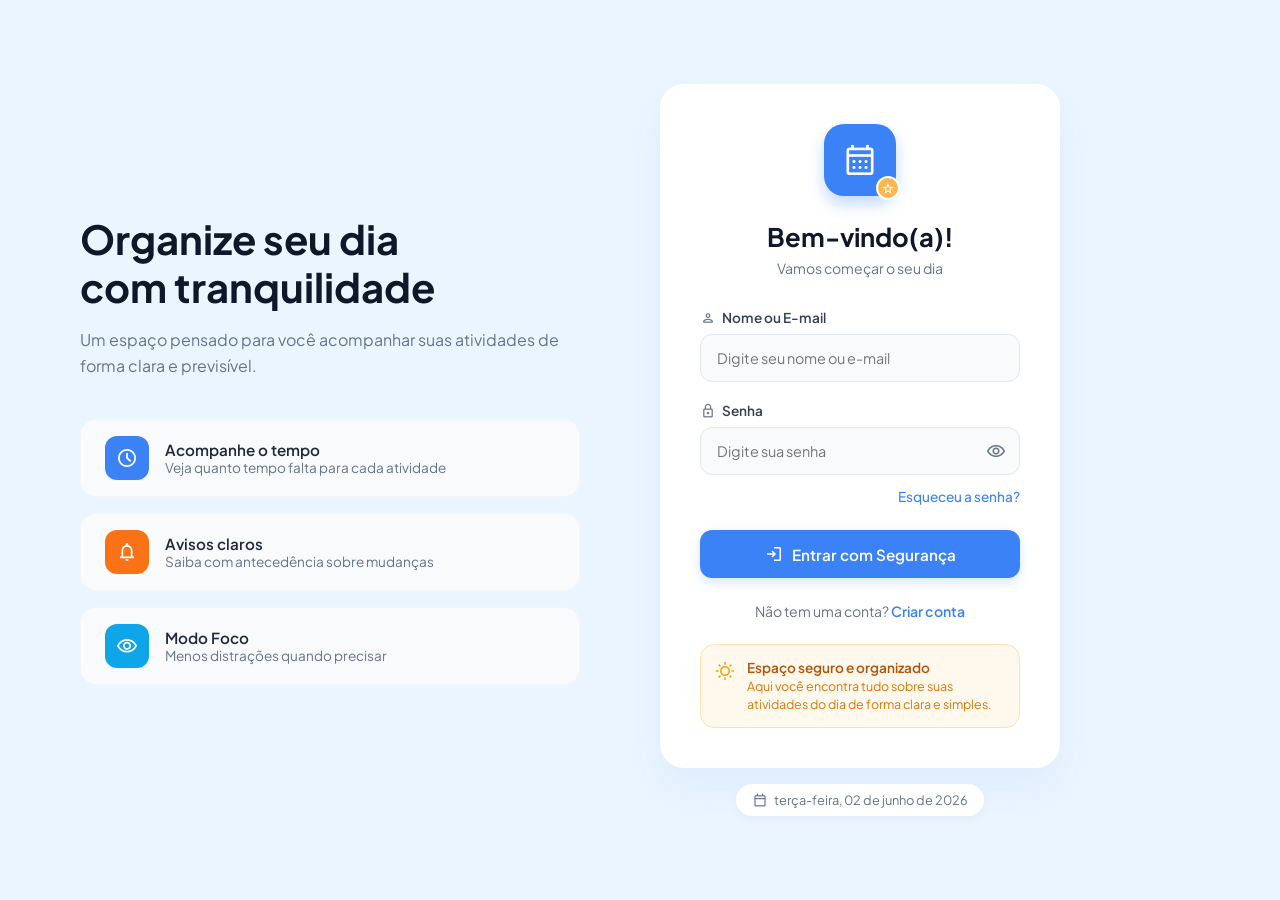
<file: index.html>
<!DOCTYPE html>
<html lang="pt-BR">
<head>
    <meta charset="UTF-8">
    <meta name="viewport" content="width=device-width, initial-scale=1.0">

    <title>B-ssola - Login</title>

    <!-- Google Fonts -->
    <link rel="preconnect" href="https://fonts.googleapis.com">
    <link rel="preconnect" href="https://fonts.gstatic.com" crossorigin>
    <link href="https://fonts.googleapis.com/css2?family=Plus+Jakarta+Sans:wght@400;500;600;700&display=swap" rel="stylesheet">

    <!-- Material Symbols -->
    <link rel="stylesheet"
          href="https://fonts.googleapis.com/css2?family=Material+Symbols+Outlined:opsz,wght,FILL,GRAD@20..48,100..700,0..1,-50..200">

    <!-- CSS -->
    <link rel="stylesheet" href="css/style.css">
</head>

<body>

<div class="app-container">

    <!-- LADO ESQUERDO -->
    <div class="info-sidebar">

        <h1 class="main-title">
            Organize seu dia <br>
            com tranquilidade
        </h1>

        <p class="main-subtitle">
            Um espaço pensado para você acompanhar suas atividades
            de forma clara e previsível.
        </p>

        <div class="features-list">

            <div class="feature-item">
                <div class="feature-icon icon-blue">
                    <span class="material-symbols-outlined">
                        schedule
                    </span>
                </div>

                <div class="feature-text">
                    <h3>Acompanhe o tempo</h3>
                    <p>Veja quanto tempo falta para cada atividade</p>
                </div>
            </div>

            <div class="feature-item">
                <div class="feature-icon icon-orange">
                    <span class="material-symbols-outlined">
                        notifications
                    </span>
                </div>

                <div class="feature-text">
                    <h3>Avisos claros</h3>
                    <p>Saiba com antecedência sobre mudanças</p>
                </div>
            </div>

            <div class="feature-item">
                <div class="feature-icon icon-lightblue">
                    <span class="material-symbols-outlined">
                        visibility
                    </span>
                </div>

                <div class="feature-text">
                    <h3>Modo Foco</h3>
                    <p>Menos distrações quando precisar</p>
                </div>
            </div>

        </div>

    </div>

    <!-- LADO DIREITO -->
    <div class="auth-card-wrapper">

        <div class="auth-card">

            <div class="logo-area">
                <div class="logo-box">

                    <span class="material-symbols-outlined logo-main-icon">
                        calendar_month
                    </span>

                    <div class="logo-badge">
                        <span class="material-symbols-outlined">
                            star
                        </span>
                    </div>

                </div>
            </div>

            <h2 class="auth-title">Bem-vindo(a)!</h2>

            <p class="auth-subtitle">
                Vamos começar o seu dia
            </p>

            <form id="loginForm">

                <div class="input-group">
                    <label>
                        <span class="material-symbols-outlined label-icon">
                            person
                        </span>
                        Nome ou E-mail
                    </label>

                    <input
                        type="text"
                        id="loginUser"
                        placeholder="Digite seu nome ou e-mail"
                        required>
                </div>

                <div class="input-group">
                    <label>
                        <span class="material-symbols-outlined label-icon">
                            lock
                        </span>
                        Senha
                    </label>

                    <div class="password-wrapper">

                        <input
                            type="password"
                            id="loginPassword"
                            placeholder="Digite sua senha"
                            required>

                        <span
                            class="material-symbols-outlined toggle-password"
                            onclick="togglePasswordVisibility('loginPassword')">
                            visibility
                        </span>

                    </div>
                </div>

                <div class="form-actions-link">
                    <a href="recuperar.html" class="forgot-password">
                        Esqueceu a senha?
                    </a>
                </div>

                <button type="submit" class="btn-primary">

                    <span class="material-symbols-outlined btn-icon">
                        login
                    </span>

                    Entrar com Segurança

                </button>

            </form>

            <div class="auth-footer">
                Não tem uma conta?
                <a href="cadastro.html" class="footer-link">
                    Criar conta
                </a>
            </div>

            <div class="security-banner">

                <span class="material-symbols-outlined banner-icon">
                    wb_sunny
                </span>

                <div class="banner-text">
                    <h4>Espaço seguro e organizado</h4>

                    <p>
                        Aqui você encontra tudo sobre suas atividades
                        do dia de forma clara e simples.
                    </p>
                </div>

            </div>

        </div>

        <div class="current-date-badge">

            <span class="material-symbols-outlined">
                calendar_today
            </span>

            terça-feira, 02 de junho de 2026

        </div>

    </div>

</div>

<script src="js/login.js"></script>

</body>
</html>
</file>
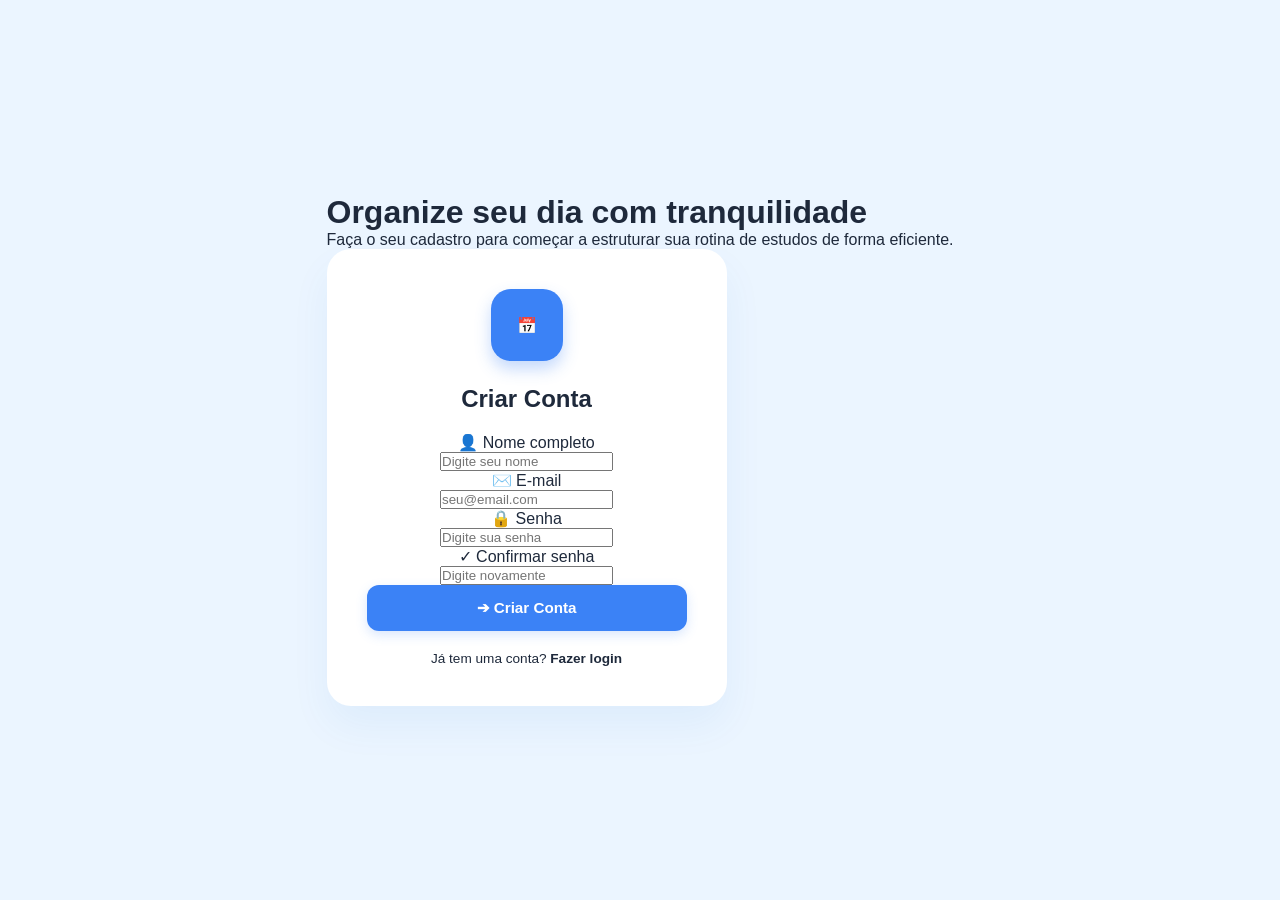
<file: cadastro.html>
<!DOCTYPE html>
<html lang="pt-BR">
<head>
    <meta charset="UTF-8">
    <meta name="viewport" content="width=device-width, initial-scale=1.0">
    <title>Agenda Escolar - Criar Conta</title>
    <link rel="stylesheet" href="css/style.css">
</head>
<body>
    <div class="auth-container">
        <div class="auth-info">
            <h1>Organize seu dia com tranquilidade</h1>
            <p>Faça o seu cadastro para começar a estruturar sua rotina de estudos de forma eficiente.</p>
        </div>
        <div class="auth-card">
            <div class="logo-area"><div class="logo-box">📅</div></div>
            <h2 style="text-align:center; margin-bottom:20px;">Criar Conta</h2>
            <form id="cadForm">
                <div class="form-group"><label>👤 Nome completo</label><div class="input-wrapper"><input type="text" required placeholder="Digite seu nome"></div></div>
                <div class="form-group"><label>✉️ E-mail</label><div class="input-wrapper"><input type="email" required placeholder="seu@email.com"></div></div>
                <div class="form-group"><label>🔒 Senha</label><div class="input-wrapper"><input type="password" required placeholder="Digite sua senha"></div></div>
                <div class="form-group"><label>✓ Confirmar senha</label><div class="input-wrapper"><input type="password" required placeholder="Digite novamente"></div></div>
                <button type="submit" class="btn-primary">➔ Criar Conta</button>
            </form>
            <p style="text-align:center; font-size:0.85rem; margin-top:20px;">Já tem uma conta? <a href="index.html" style="color:var(--primary-color); font-weight:600; text-decoration:none;">Fazer login</a></p>
        </div>
    </div>
    <script src="js/cadastro.js"></script>
</body>
</html>
</file>
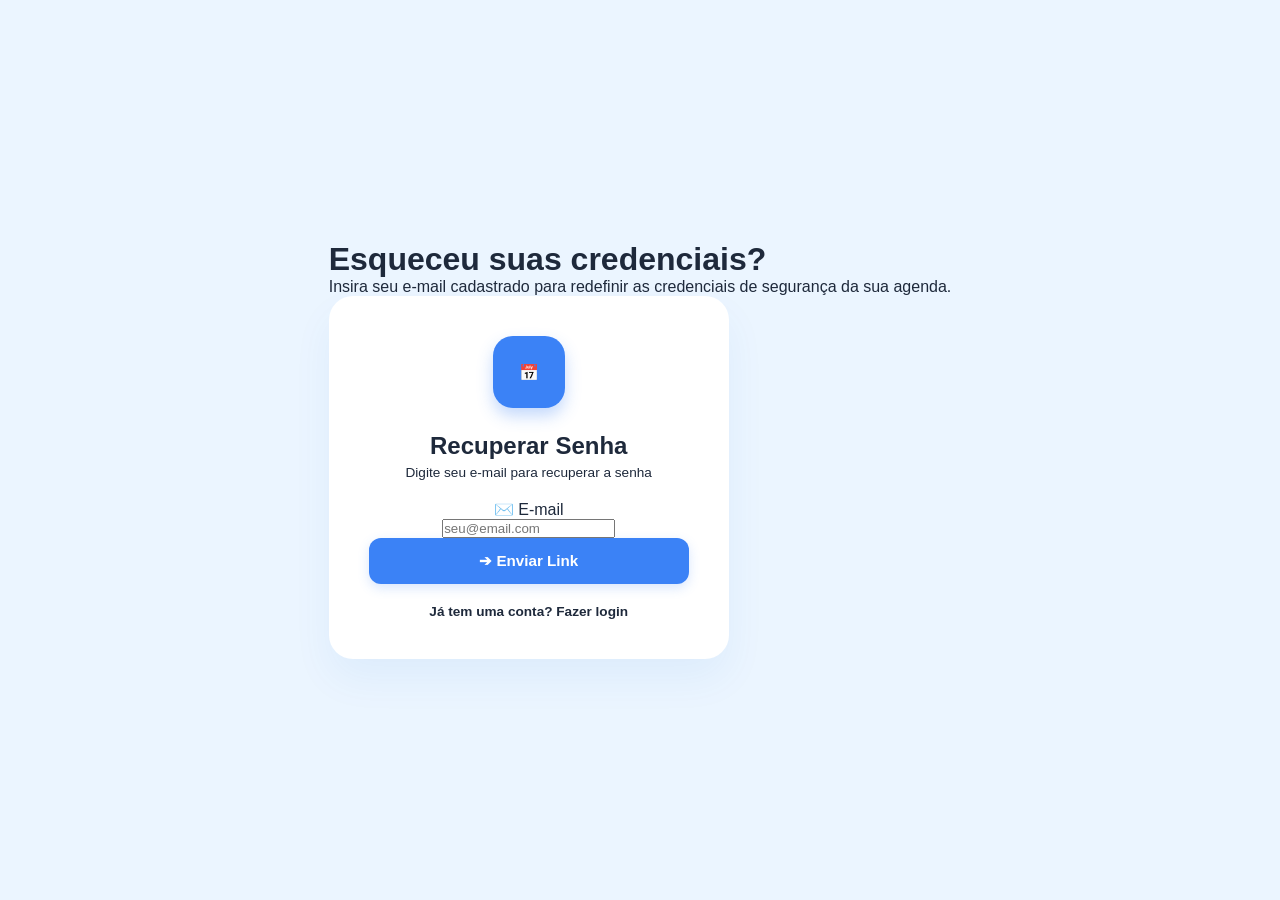
<file: recuperar.html>
<!DOCTYPE html>
<html lang="pt-BR">
<head>
    <meta charset="UTF-8">
    <meta name="viewport" content="width=device-width, initial-scale=1.0">
    <title>Recuperar Senha</title>
    <link rel="stylesheet" href="css/style.css">
</head>
<body>
    <div class="auth-container">
        <div class="auth-info">
            <h1>Esqueceu suas credenciais?</h1>
            <p>Insira seu e-mail cadastrado para redefinir as credenciais de segurança da sua agenda.</p>
        </div>
        <div class="auth-card">
            <div class="logo-area"><div class="logo-box">📅</div></div>
            <h2 style="text-align:center; margin-bottom:5px;">Recuperar Senha</h2>
            <p style="text-align:center; font-size:0.85rem; color:var(--text-muted); margin-bottom:20px;">Digite seu e-mail para recuperar a senha</p>
            <form id="recForm">
                <div class="form-group">
                    <label>✉️ E-mail</label>
                    <div class="input-wrapper"><input type="email" required placeholder="seu@email.com"></div>
                </div>
                <button type="submit" class="btn-primary">➔ Enviar Link</button>
            </form>
            <p style="text-align:center; font-size:0.85rem; margin-top:20px;"><a href="index.html" style="color:var(--primary-color); text-decoration:none; font-weight:600;">Já tem uma conta? Fazer login</a></p>
        </div>
    </div>
    <script>
        document.getElementById('recForm')?.addEventListener('submit', function(e) {
            e.preventDefault();
            alert('Link de redefinição enviado para o e-mail informado.');
            window.location.href = 'index.html';
        });
    </script>
</body>
</html>
</file>
<file: css/style.css>
/* Configurações Gerais de Reset */
* {
    margin: 0;
    padding: 0;
    box-sizing: border-box;
    font-family: 'Plus Jakarta Sans', sans-serif;
}

body {
    background-color: #ebf5ff;
    min-height: 100vh;
    display: flex;
    justify-content: center;
    align-items: center;
    color: #1e293b;
}

/* Estrutura Principal Flexbox Split Screen */
.app-container {
    display: flex;
    width: 100%;
    max-width: 1200px;
    padding: 40px;
    gap: 80px;
    align-items: center;
}

/* Painel Esquerdo de Recursos */
.info-sidebar {
    flex: 1;
    max-width: 500px;
}

.main-title {
    font-size: 2.5rem;
    font-weight: 700;
    line-height: 1.2;
    color: #0f172a;
    margin-bottom: 16px;
}

.main-subtitle {
    font-size: 1rem;
    color: #64748b;
    line-height: 1.6;
    margin-bottom: 40px;
}

/* Lista de Recursos Dinâmicos */
.features-list {
    display: flex;
    flex-direction: column;
    gap: 16px;
}

.feature-item {
    display: flex;
    align-items: center;
    gap: 16px;
    background: #f8fafc;
    padding: 16px 24px;
    border-radius: 16px;
    border: 1px solid rgba(0,0,0,0.02);
}

.feature-icon {
    display: flex;
    align-items: center;
    justify-content: center;
    width: 44px;
    height: 44px;
    border-radius: 12px;
}

.feature-icon span {
    font-size: 22px;
    color: white;
}

.icon-blue { background-color: #3b82f6; }
.icon-orange { background-color: #f97316; }
.icon-lightblue { background-color: #0ea5e9; }

.feature-text h3 {
    font-size: 0.95rem;
    font-weight: 600;
    color: #1e293b;
}

.feature-text p {
    font-size: 0.85rem;
    color: #64748b;
}

/* Área Direita: Card de Autenticação */
.auth-card-wrapper {
    display: flex;
    flex-direction: column;
    align-items: center;
    gap: 16px;
}

.auth-card {
    background: #ffffff;
    width: 400px;
    padding: 40px;
    border-radius: 24px;
    box-shadow: 0 20px 40px rgba(0, 102, 204, 0.06);
    text-align: center;
}

/* Customização da Logo */
.logo-area {
    display: flex;
    justify-content: center;
    margin-bottom: 24px;
}

.logo-box {
    position: relative;
    background: #3b82f6;
    width: 72px;
    height: 72px;
    border-radius: 20px;
    display: flex;
    align-items: center;
    justify-content: center;
    box-shadow: 0 8px 16px rgba(59, 130, 246, 0.3);
}

.logo-main-icon {
    font-size: 36px;
    color: white;
}

.logo-badge {
    position: absolute;
    bottom: -4px;
    right: -4px;
    background: #ffb74d;
    width: 24px;
    height: 24px;
    border-radius: 50%;
    display: flex;
    align-items: center;
    justify-content: center;
    border: 2px solid white;
}

.logo-badge span {
    font-size: 14px;
    color: white;
}

.auth-title {
    font-size: 1.6rem;
    font-weight: 700;
    color: #0f172a;
    margin-bottom: 6px;
}

.auth-subtitle {
    font-size: 0.88rem;
    color: #64748b;
    margin-bottom: 32px;
}

/* Estilização dos Inputs */
.input-group {
    text-align: left;
    margin-bottom: 20px;
}

.input-group label {
    display: flex;
    align-items: center;
    gap: 6px;
    font-size: 0.85rem;
    font-weight: 600;
    color: #334155;
    margin-bottom: 8px;
}

.label-icon {
    font-size: 16px;
    color: #64748b;
}

.input-group input {
    width: 100%;
    padding: 14px 16px;
    border-radius: 12px;
    border: 1px solid #e2e8f0;
    background: #f8fafc;
    font-size: 0.9rem;
    color: #1e293b;
    outline: none;
    transition: all 0.2s;
}

.input-group input:focus {
    border-color: #3b82f6;
    background: #ffffff;
    box-shadow: 0 0 0 3px rgba(59, 130, 246, 0.1);
}

/* Password Visibility Wrapper */
.password-wrapper {
    position: relative;
    display: flex;
    align-items: center;
}

.toggle-password {
    position: absolute;
    right: 14px;
    cursor: pointer;
    color: #64748b;
    font-size: 20px;
    user-select: none;
}

.form-actions-link {
    text-align: right;
    margin-top: -10px;
    margin-bottom: 24px;
}

.forgot-password {
    font-size: 0.85rem;
    color: #3b82f6;
    text-decoration: none;
    font-weight: 500;
}

/* Botão Principal */
.btn-primary {
    width: 100%;
    background: #3b82f6;
    color: white;
    border: none;
    padding: 14px;
    border-radius: 12px;
    font-size: 0.95rem;
    font-weight: 600;
    cursor: pointer;
    display: flex;
    align-items: center;
    justify-content: center;
    gap: 8px;
    transition: background 0.2s;
    box-shadow: 0 4px 12px rgba(59, 130, 246, 0.2);
}

.btn-primary:hover {
    background: #2563eb;
}

.btn-icon {
    font-size: 20px;
}

/* Links do Rodapé */
.auth-footer {
    margin-top: 24px;
    margin-bottom: 24px;
    font-size: 0.88rem;
    color: #64748b;
}

.footer-link {
    color: #3b82f6;
    text-decoration: none;
    font-weight: 600;
}

.footer-link-bordered {
    color: #1e293b;
    text-decoration: none;
    font-weight: 600;
    border: 1px solid #cbd5e1;
    padding: 4px 8px;
    border-radius: 6px;
    margin-left: 4px;
}

/* Banner Inferior Seguro Amarelo */
.security-banner {
    background: #fff8ec;
    border: 1px solid #ffe0b2;
    border-radius: 14px;
    padding: 14px;
    display: flex;
    gap: 12px;
    text-align: left;
}

.banner-icon {
    color: #f59e0b;
    font-size: 20px;
    margin-top: 2px;
}

.banner-text h4 {
    font-size: 0.85rem;
    font-weight: 600;
    color: #b45309;
    margin-bottom: 2px;
}

.banner-text p {
    font-size: 0.78rem;
    color: #d97706;
    line-height: 1.4;
}

/* Data Atual Flutuante Embaixo */
.current-date-badge {
    background: #ffffff;
    padding: 8px 16px;
    border-radius: 30px;
    font-size: 0.8rem;
    color: #64748b;
    display: flex;
    align-items: center;
    gap: 6px;
    box-shadow: 0 4px 12px rgba(0,0,0,0.03);
}

.current-date-badge span {
    font-size: 16px;
}

/* Responsividade Básica */
@media (max-width: 900px) {
    .app-container {
        flex-direction: column;
        padding: 20px;
        gap: 40px;
    }
    .info-sidebar {
        text-align: center;
        max-width: 100%;
    }
    .features-list {
        display: none; /* Esconde listas de recursos em telas mobile pequenas */
    }
}
</file>
